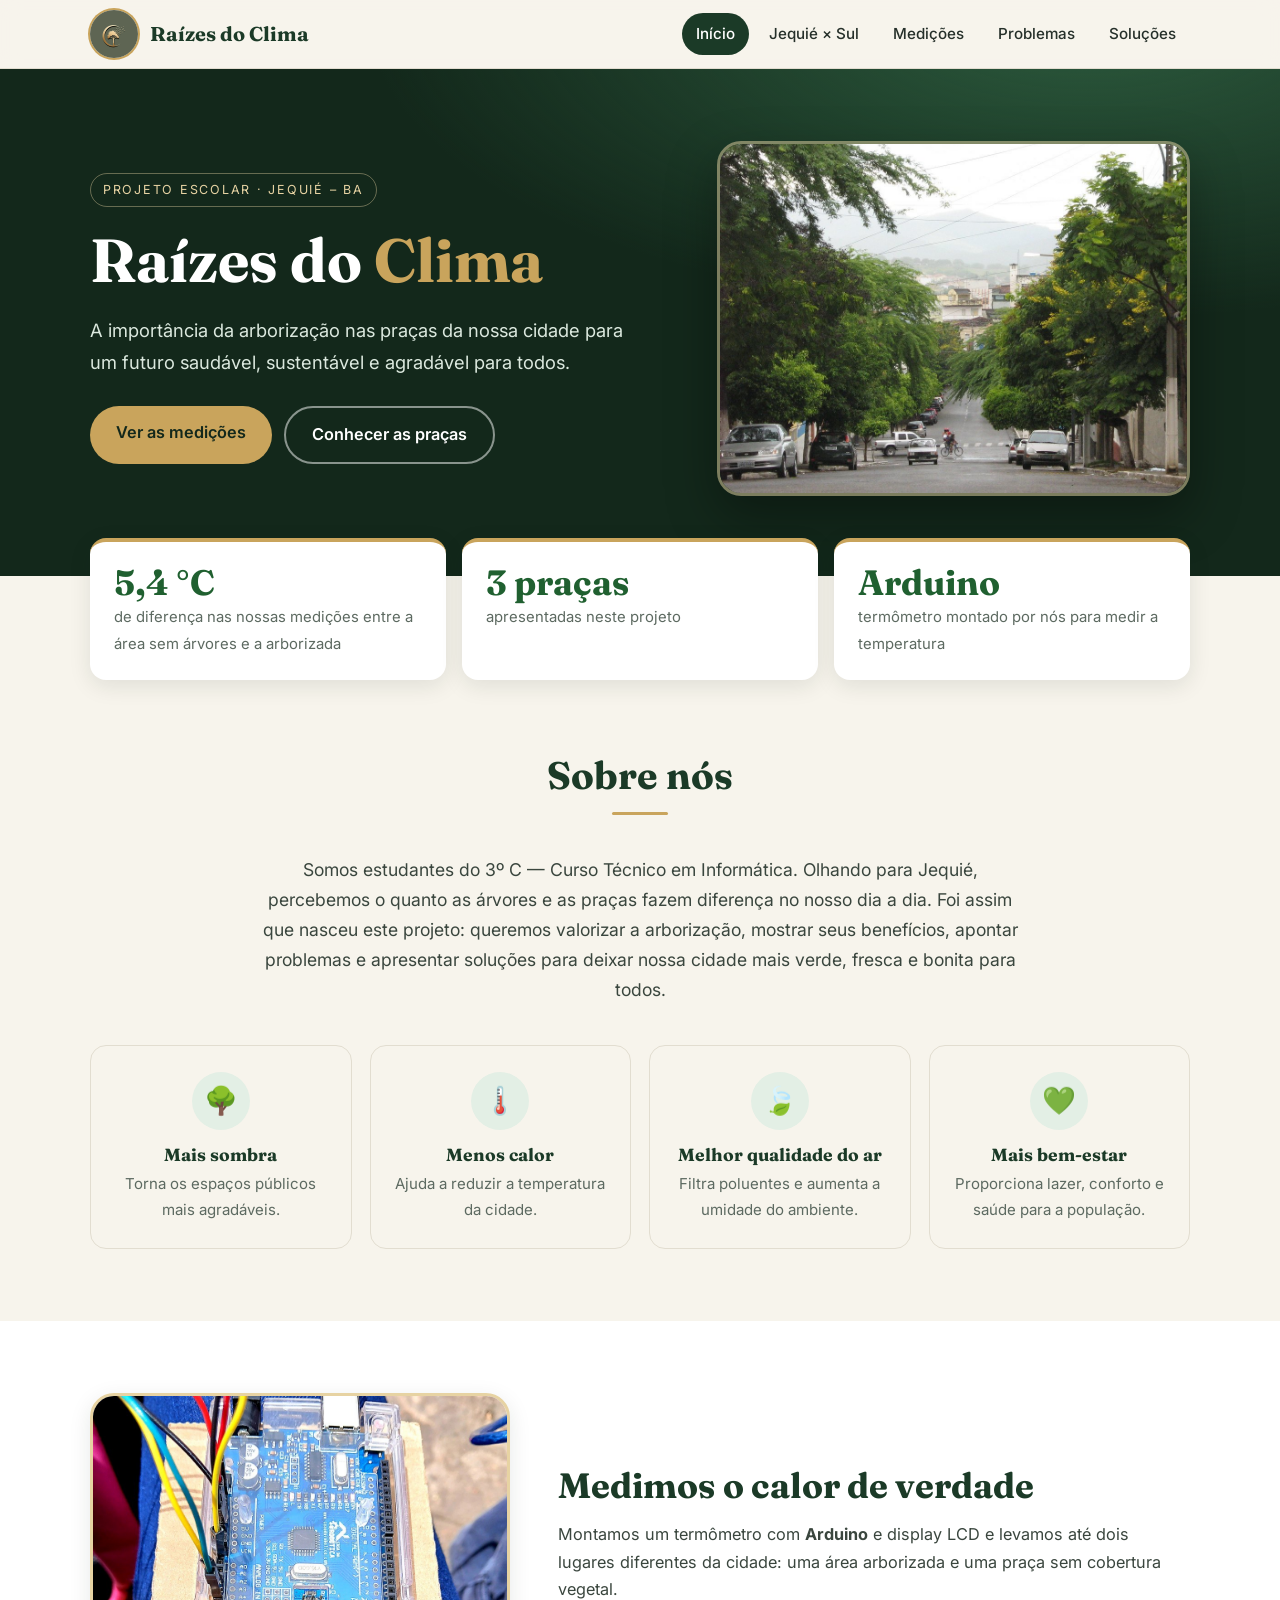
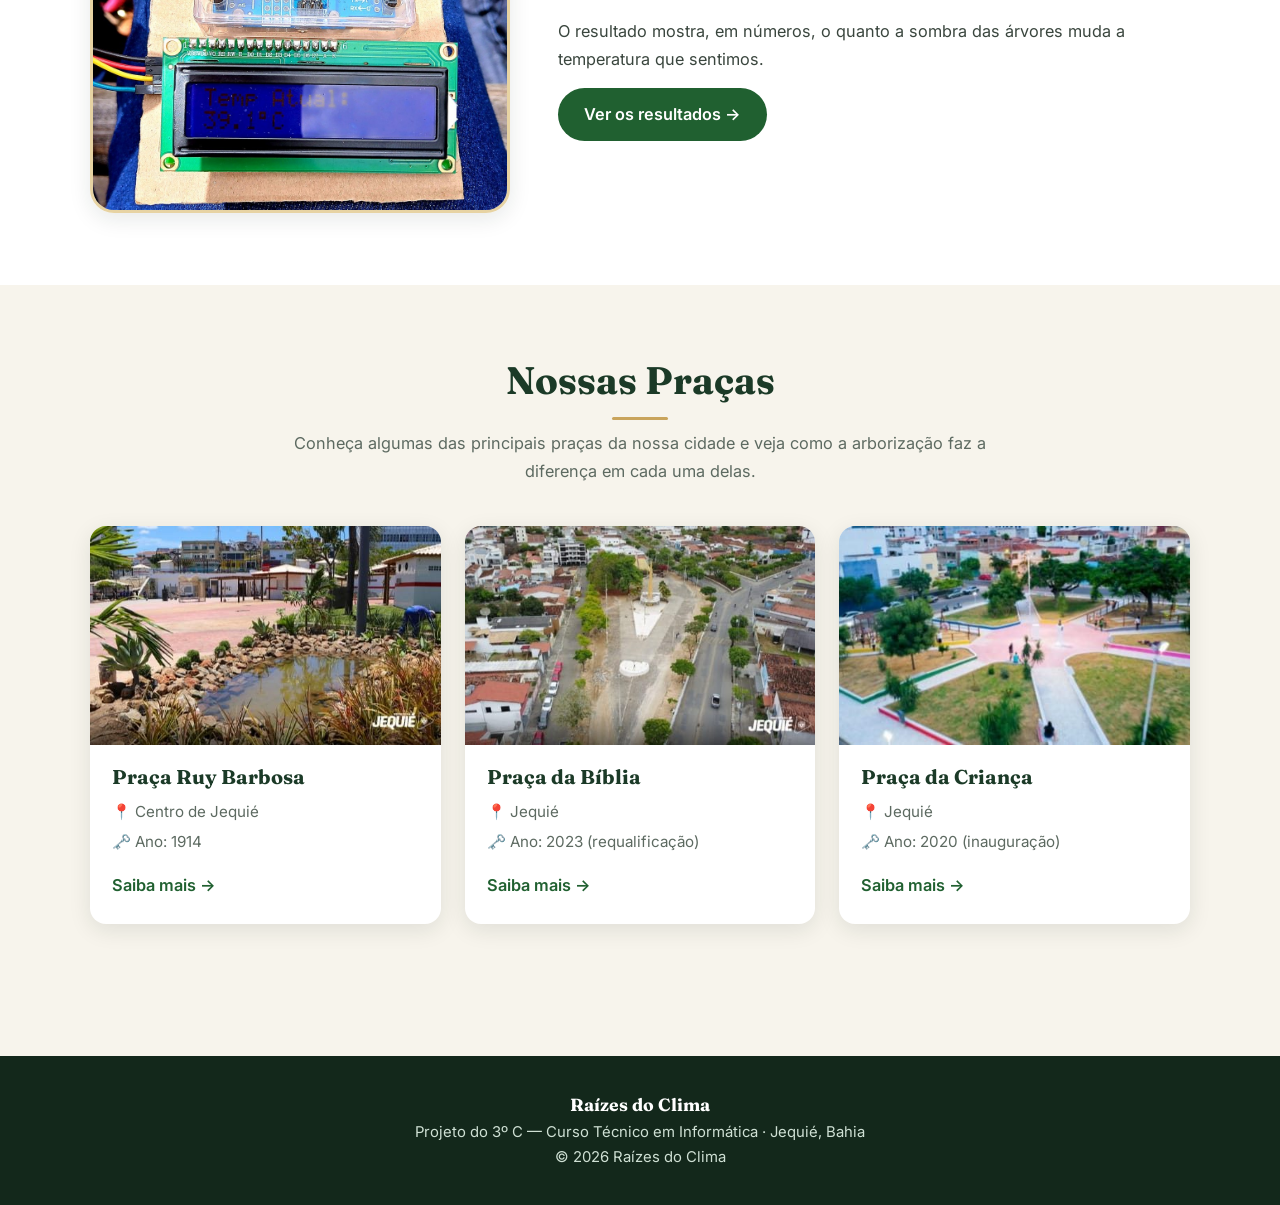
<file: index.html>
<!DOCTYPE html>
<html lang="pt-BR">
<head>
<meta charset="UTF-8">
<meta name="viewport" content="width=device-width, initial-scale=1.0">
<title>Início — Raízes do Clima</title>
<meta name="description" content="Projeto escolar sobre a importância da arborização nas praças de Jequié, Bahia, com medições de temperatura feitas com Arduino.">
<link rel="icon" type="image/png" href="favicon.png">
<link rel="preconnect" href="https://fonts.googleapis.com">
<link rel="preconnect" href="https://fonts.gstatic.com" crossorigin>
<link href="https://fonts.googleapis.com/css2?family=Fraunces:wght@600;700&family=Inter:wght@400;500;600&display=swap" rel="stylesheet">
<link rel="stylesheet" href="style.css">
</head>
<body>
<a class="pular" href="#conteudo">Pular para o conteúdo</a>
<header class="topo">
  <div class="container topo-in">
    <a class="logo" href="index.html" aria-label="Raízes do Clima — página inicial">
      <img src="Logozinha.png" alt="" class="logo-img" width="48" height="48">
      <span class="logo-nome">Raízes do Clima</span>
    </a>
    <button class="menu-btn" aria-label="Abrir menu" aria-expanded="false">☰</button>
    <nav aria-label="Principal"><ul><li><a href="index.html" aria-current="page">Início</a></li><li><a href="sul.html">Jequié × Sul</a></li><li><a href="comparacao.html">Medições</a></li><li><a href="problema.html">Problemas</a></li><li><a href="solucao.html">Soluções</a></li></ul></nav>
  </div>
</header>
<main id="conteudo">

<section class="hero">
  <div class="container hero-grid">
    <div>
      <span class="eyebrow">Projeto escolar · Jequié – BA</span>
      <h1>Raízes do <em>Clima</em></h1>
      <p class="lead">A importância da arborização nas praças da nossa cidade para um futuro saudável, sustentável e agradável para todos.</p>
      <div class="botoes">
        <a class="botao primario" href="comparacao.html">Ver as medições</a>
        <a class="botao contorno" href="#pracas">Conhecer as praças</a>
      </div>
    </div>
    <div class="hero-img"><img src="p2.2.jpg" alt="Rua de Jequié com árvores formando sombra" width="1024" height="768"></div>
  </div>
</section>

<section class="numeros" aria-label="Destaques do projeto">
  <div class="container numeros-grid">
    <div class="numero revelar"><strong>5,4 °C</strong><span>de diferença nas nossas medições entre a área sem árvores e a arborizada</span></div>
    <div class="numero revelar"><strong>3 praças</strong><span>apresentadas neste projeto</span></div>
    <div class="numero revelar"><strong>Arduino</strong><span>termômetro montado por nós para medir a temperatura</span></div>
  </div>
</section>

<section class="bloco">
  <div class="container">
    <div class="titulo-secao revelar"><h2>Sobre nós</h2></div>
    <p class="sobre revelar">Somos estudantes do 3º C — Curso Técnico em Informática. Olhando para Jequié, percebemos o quanto as árvores e as praças fazem diferença no nosso dia a dia. Foi assim que nasceu este projeto: queremos valorizar a arborização, mostrar seus benefícios, apontar problemas e apresentar soluções para deixar nossa cidade mais verde, fresca e bonita para todos.</p>
    <div class="vantagens">
      <div class="vantagem revelar"><div class="icone">🌳</div><h3>Mais sombra</h3><p>Torna os espaços públicos mais agradáveis.</p></div>
      <div class="vantagem revelar"><div class="icone">🌡️</div><h3>Menos calor</h3><p>Ajuda a reduzir a temperatura da cidade.</p></div>
      <div class="vantagem revelar"><div class="icone">🍃</div><h3>Melhor qualidade do ar</h3><p>Filtra poluentes e aumenta a umidade do ambiente.</p></div>
      <div class="vantagem revelar"><div class="icone">💚</div><h3>Mais bem-estar</h3><p>Proporciona lazer, conforto e saúde para a população.</p></div>
    </div>
  </div>
</section>

<section class="bloco claro">
  <div class="container destaque">
    <img class="revelar" src="p3.p1.jpg" alt="Termômetro feito com Arduino e display LCD mostrando 39,1 °C" width="1000" height="1000" loading="lazy">
    <div class="revelar">
      <h2>Medimos o calor de verdade</h2>
      <p>Montamos um termômetro com <strong>Arduino</strong> e display LCD e levamos até dois lugares diferentes da cidade: uma área arborizada e uma praça sem cobertura vegetal.</p>
      <p>O resultado mostra, em números, o quanto a sombra das árvores muda a temperatura que sentimos.</p>
      <a class="botao verde" href="comparacao.html">Ver os resultados →</a>
    </div>
  </div>
</section>

<section class="bloco" id="pracas">
  <div class="container">
    <div class="titulo-secao revelar"><h2>Nossas Praças</h2><p>Conheça algumas das principais praças da nossa cidade e veja como a arborização faz a diferença em cada uma delas.</p></div>
    <div class="grade-pracas">
      <article class="praca-card revelar"><img src="p1.1.jpg" alt="Praça Ruy Barbosa" loading="lazy"><div class="praca-conteudo"><h3>Praça Ruy Barbosa</h3><p>📍 Centro de Jequié</p><p>🗝️ Ano: 1914</p><a class="saiba-mais" href="https://www.charlesmeira.com.br/2018/10/a-historia-da-praca-ruy-barbosa.html?m=1" target="_blank" rel="noopener">Saiba mais →</a></div></article>
      <article class="praca-card revelar"><img src="p1.2.jpg" alt="Praça da Bíblia" loading="lazy"><div class="praca-conteudo"><h3>Praça da Bíblia</h3><p>📍 Jequié</p><p>🗝️ Ano: 2023 (requalificação)</p><a class="saiba-mais" href="https://www.jequie.ba.gov.br/obras/praca-requalificacao-da-praca-da-biblia" target="_blank" rel="noopener">Saiba mais →</a></div></article>
      <article class="praca-card revelar"><img src="p1.3.jpg" alt="Praça da Criança" loading="lazy"><div class="praca-conteudo"><h3>Praça da Criança</h3><p>📍 Jequié</p><p>🗝️ Ano: 2020 (inauguração)</p><a class="saiba-mais" href="https://www.jequie.ba.gov.br/noticias/2020/03/prefeitura-de-jequie-inaugura-praca-da-crianca" target="_blank" rel="noopener">Saiba mais →</a></div></article>
    </div>
  </div>
</section>

</main>
<footer>
  <p><strong>Raízes do Clima</strong></p>
  <p>Projeto do 3º C — Curso Técnico em Informática · Jequié, Bahia</p>
  <p>&copy; 2026 Raízes do Clima</p>
</footer>
<script src="script.js"></script>
</body>
</html>
</file>
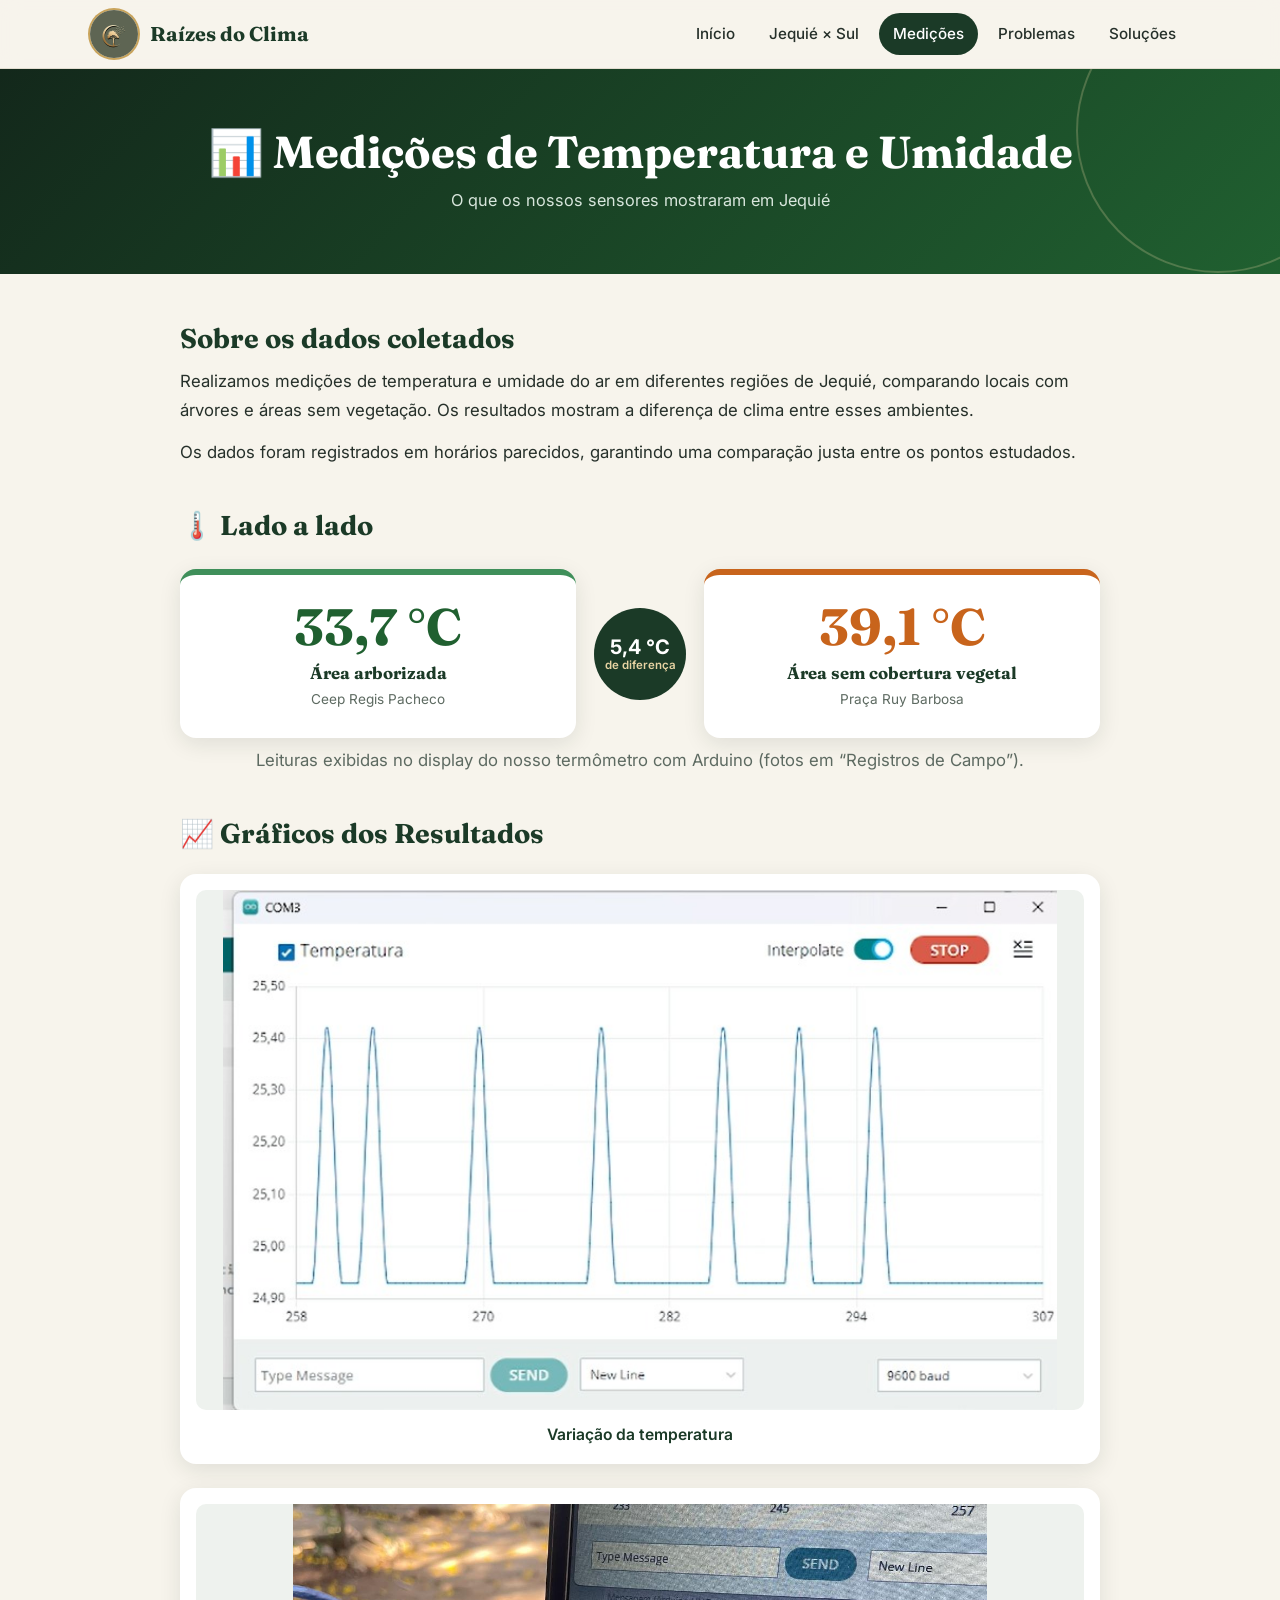
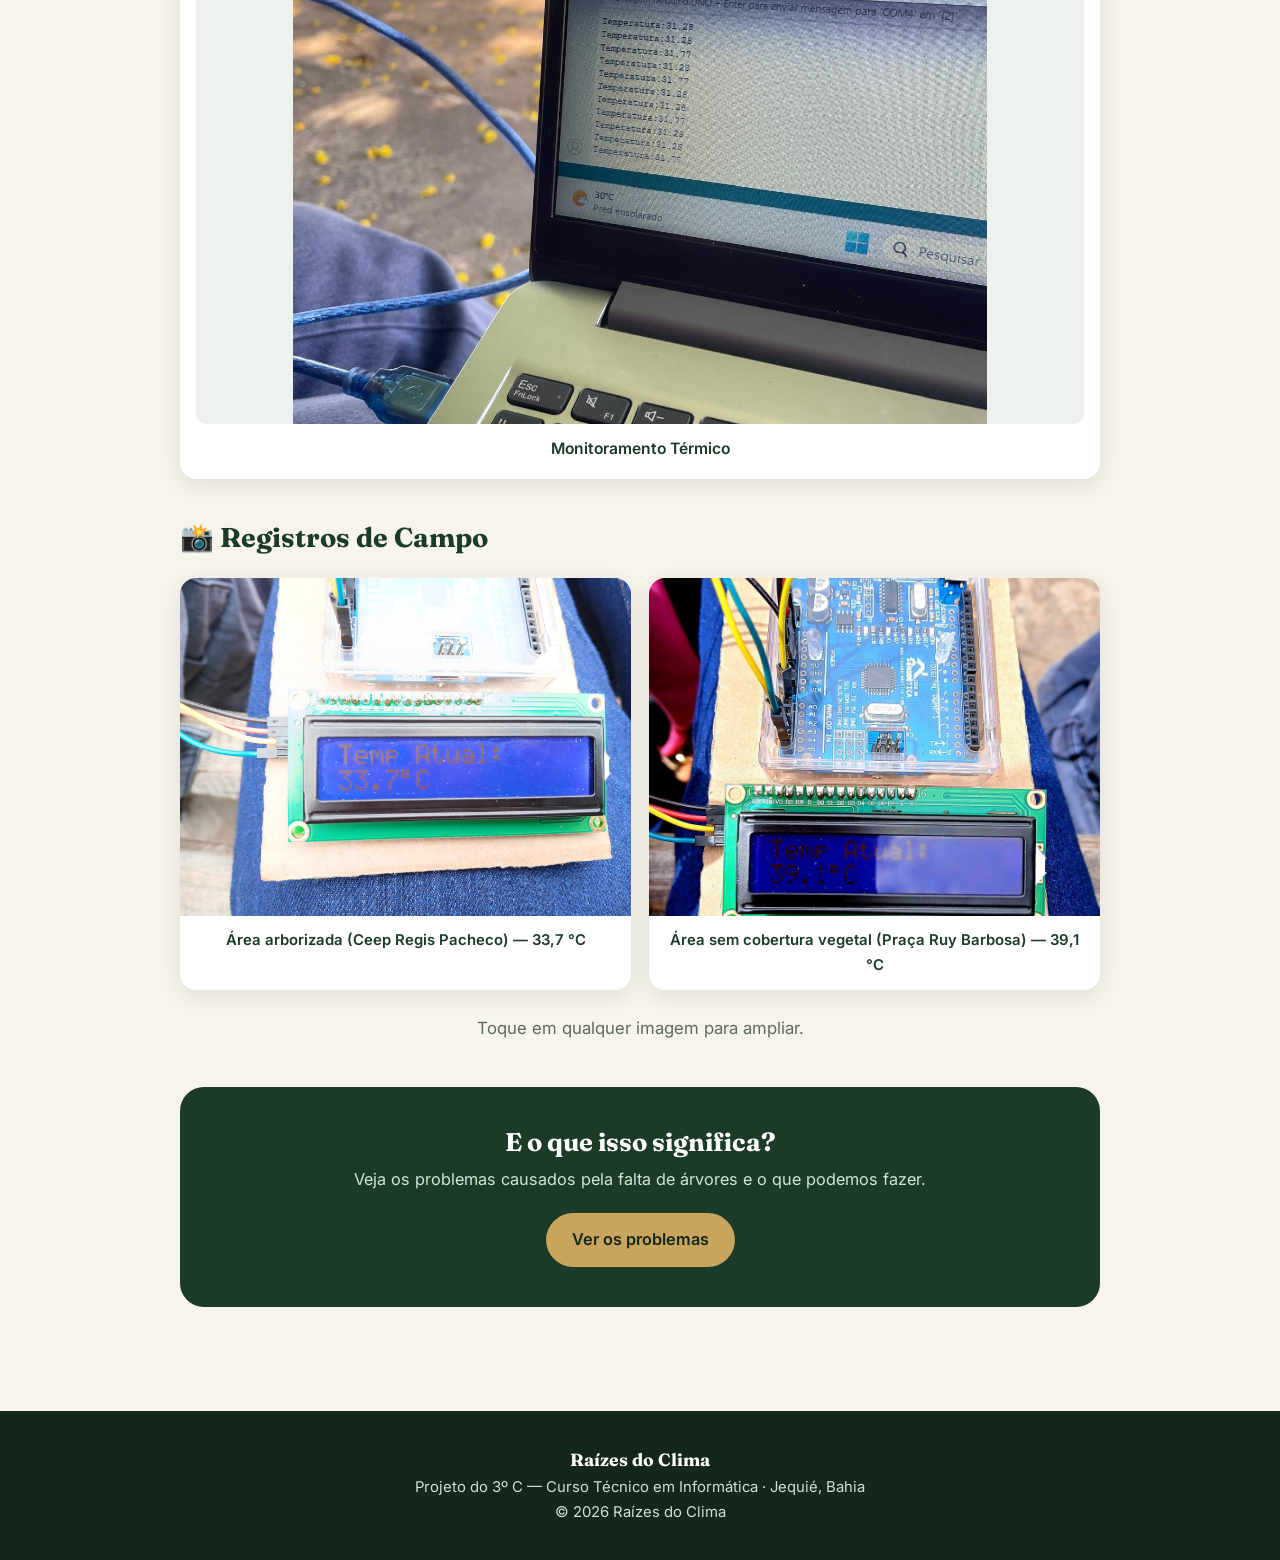
<file: comparacao.html>
<!DOCTYPE html>
<html lang="pt-BR">
<head>
<meta charset="UTF-8">
<meta name="viewport" content="width=device-width, initial-scale=1.0">
<title>Medições — Raízes do Clima</title>
<meta name="description" content="Medições de temperatura feitas com Arduino em uma área arborizada e em uma praça sem árvores em Jequié.">
<link rel="icon" type="image/png" href="favicon.png">
<link rel="preconnect" href="https://fonts.googleapis.com">
<link rel="preconnect" href="https://fonts.gstatic.com" crossorigin>
<link href="https://fonts.googleapis.com/css2?family=Fraunces:wght@600;700&family=Inter:wght@400;500;600&display=swap" rel="stylesheet">
<link rel="stylesheet" href="style.css">
</head>
<body>
<a class="pular" href="#conteudo">Pular para o conteúdo</a>
<header class="topo">
  <div class="container topo-in">
    <a class="logo" href="index.html" aria-label="Raízes do Clima — página inicial">
      <img src="Logozinha.png" alt="" class="logo-img" width="48" height="48">
      <span class="logo-nome">Raízes do Clima</span>
    </a>
    <button class="menu-btn" aria-label="Abrir menu" aria-expanded="false">☰</button>
    <nav aria-label="Principal"><ul><li><a href="index.html">Início</a></li><li><a href="sul.html">Jequié × Sul</a></li><li><a href="comparacao.html" aria-current="page">Medições</a></li><li><a href="problema.html">Problemas</a></li><li><a href="solucao.html">Soluções</a></li></ul></nav>
  </div>
</header>
<main id="conteudo">
<section class="banner-interno"><div class="container"><h1>📊 Medições de Temperatura e Umidade</h1><p>O que os nossos sensores mostraram em Jequié</p></div></section>
<div class="conteudo-pagina">
  <h2>Sobre os dados coletados</h2>
  <p>Realizamos medições de temperatura e umidade do ar em diferentes regiões de Jequié, comparando locais com árvores e áreas sem vegetação. Os resultados mostram a diferença de clima entre esses ambientes.</p>
  <p>Os dados foram registrados em horários parecidos, garantindo uma comparação justa entre os pontos estudados.</p>

  <h2>🌡️ Lado a lado</h2>
  <div class="comparador">
    <div class="leitura fresco revelar"><div class="temp">33,7 °C</div><h3>Área arborizada</h3><small>Ceep Regis Pacheco</small></div>
    <div class="vs"><b>5,4 °C</b>de diferença</div>
    <div class="leitura quente revelar"><div class="temp">39,1 °C</div><h3>Área sem cobertura vegetal</h3><small>Praça Ruy Barbosa</small></div>
  </div>
  <p class="nota">Leituras exibidas no display do nosso termômetro com Arduino (fotos em “Registros de Campo”).</p>

  <h2>📈 Gráficos dos Resultados</h2>
  <figure class="caixa-medicao revelar"><img src="p3.p3.png" alt="Gráfico de temperatura do monitor serial do Arduino" loading="lazy"><figcaption>Variação da temperatura</figcaption></figure><figure class="caixa-medicao revelar"><img src="p3.p4.jpg" alt="Notebook ligado ao Arduino exibindo as leituras de temperatura" loading="lazy"><figcaption>Monitoramento Térmico</figcaption></figure>
  <h2>📸 Registros de Campo</h2>
  <div class="galeria dois">
    <figure class="revelar"><img src="p3.p2.jpg" alt="Display do Arduino marcando 33,7 °C" loading="lazy"><figcaption>Área arborizada (Ceep Regis Pacheco) — 33,7 °C</figcaption></figure>
    <figure class="revelar"><img src="p3.p1.jpg" alt="Display do Arduino marcando 39,1 °C" loading="lazy"><figcaption>Área sem cobertura vegetal (Praça Ruy Barbosa) — 39,1 °C</figcaption></figure>
  </div>
  <p class="nota">Toque em qualquer imagem para ampliar.</p>
  <div class="cta revelar"><h2>E o que isso significa?</h2><p>Veja os problemas causados pela falta de árvores e o que podemos fazer.</p><a class="botao primario" href="problema.html">Ver os problemas</a></div>
</div>

</main>
<footer>
  <p><strong>Raízes do Clima</strong></p>
  <p>Projeto do 3º C — Curso Técnico em Informática · Jequié, Bahia</p>
  <p>&copy; 2026 Raízes do Clima</p>
</footer>
<script src="script.js"></script>
</body>
</html>
</file>
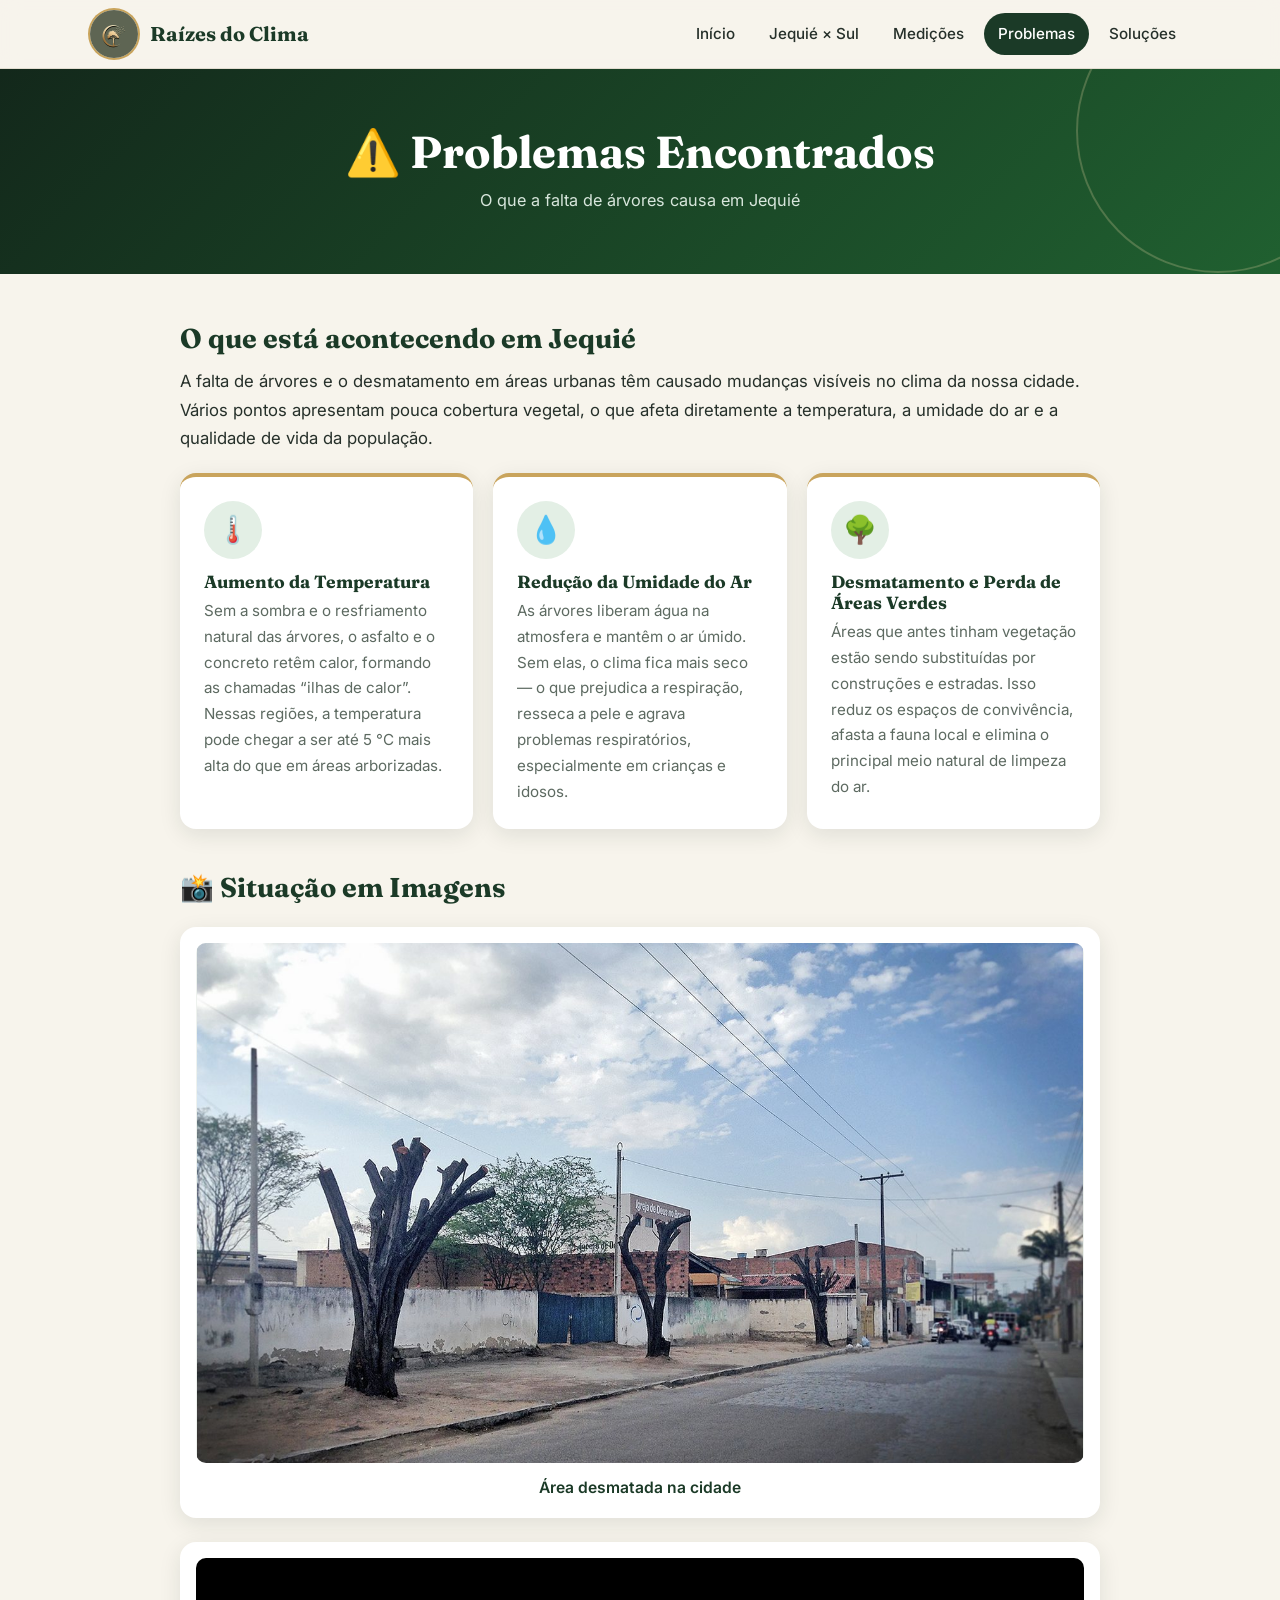
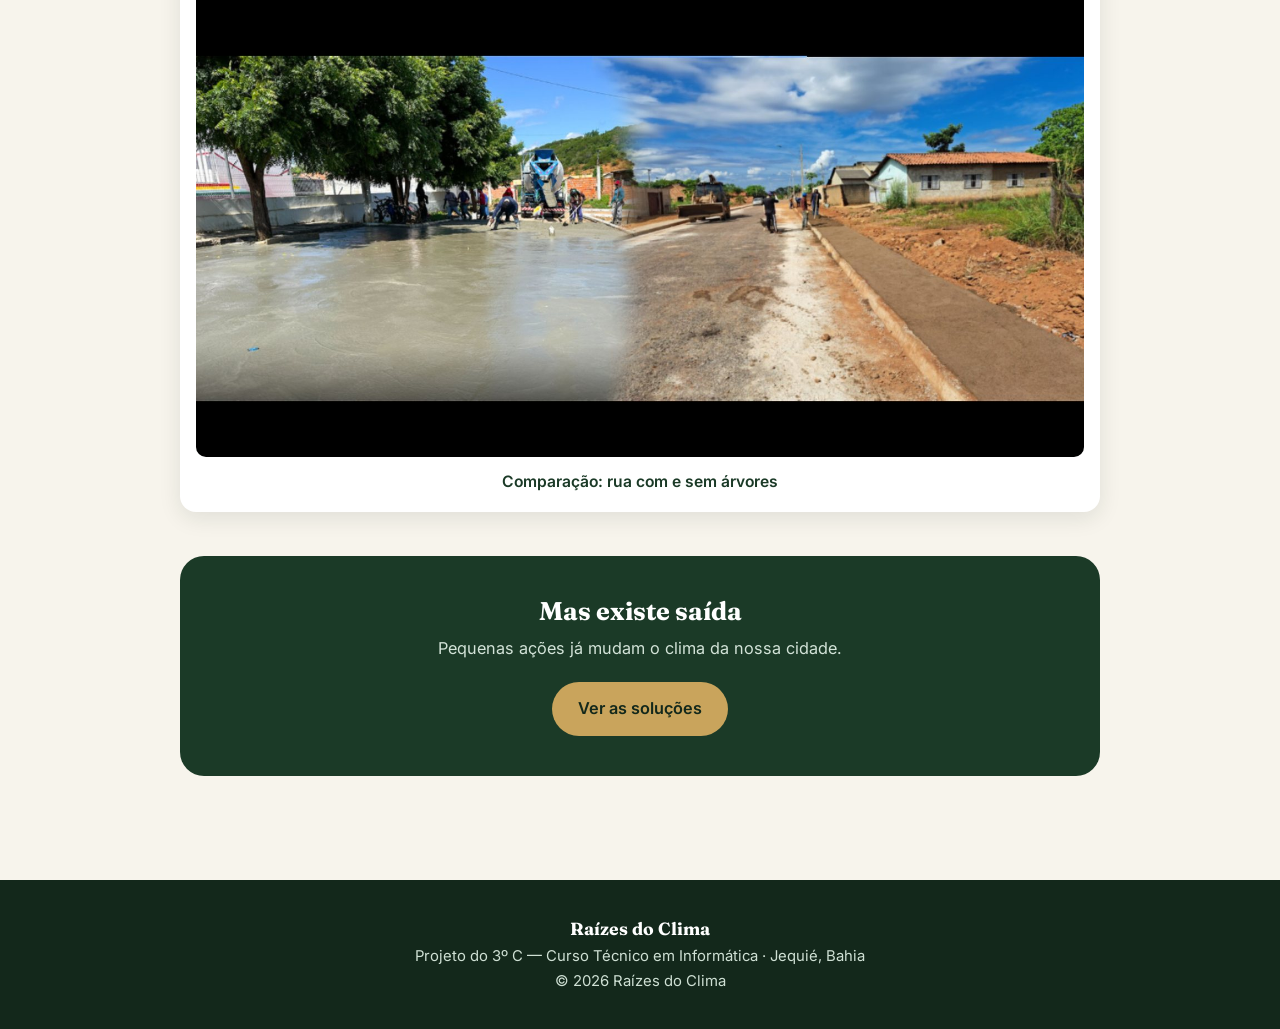
<file: problema.html>
<!DOCTYPE html>
<html lang="pt-BR">
<head>
<meta charset="UTF-8">
<meta name="viewport" content="width=device-width, initial-scale=1.0">
<title>Problemas — Raízes do Clima</title>
<meta name="description" content="Problemas causados pela falta de árvores em Jequié: calor, ar seco e perda de áreas verdes.">
<link rel="icon" type="image/png" href="favicon.png">
<link rel="preconnect" href="https://fonts.googleapis.com">
<link rel="preconnect" href="https://fonts.gstatic.com" crossorigin>
<link href="https://fonts.googleapis.com/css2?family=Fraunces:wght@600;700&family=Inter:wght@400;500;600&display=swap" rel="stylesheet">
<link rel="stylesheet" href="style.css">
</head>
<body>
<a class="pular" href="#conteudo">Pular para o conteúdo</a>
<header class="topo">
  <div class="container topo-in">
    <a class="logo" href="index.html" aria-label="Raízes do Clima — página inicial">
      <img src="Logozinha.png" alt="" class="logo-img" width="48" height="48">
      <span class="logo-nome">Raízes do Clima</span>
    </a>
    <button class="menu-btn" aria-label="Abrir menu" aria-expanded="false">☰</button>
    <nav aria-label="Principal"><ul><li><a href="index.html">Início</a></li><li><a href="sul.html">Jequié × Sul</a></li><li><a href="comparacao.html">Medições</a></li><li><a href="problema.html" aria-current="page">Problemas</a></li><li><a href="solucao.html">Soluções</a></li></ul></nav>
  </div>
</header>
<main id="conteudo">
<section class="banner-interno"><div class="container"><h1>⚠️ Problemas Encontrados</h1><p>O que a falta de árvores causa em Jequié</p></div></section>
<div class="conteudo-pagina">
  <h2>O que está acontecendo em Jequié</h2>
  <p>A falta de árvores e o desmatamento em áreas urbanas têm causado mudanças visíveis no clima da nossa cidade. Vários pontos apresentam pouca cobertura vegetal, o que afeta diretamente a temperatura, a umidade do ar e a qualidade de vida da população.</p>
  <div class="cards-3">
    <div class="card-info revelar"><div class="icone">🌡️</div><h3>Aumento da Temperatura</h3><p>Sem a sombra e o resfriamento natural das árvores, o asfalto e o concreto retêm calor, formando as chamadas “ilhas de calor”. Nessas regiões, a temperatura pode chegar a ser até 5 °C mais alta do que em áreas arborizadas.</p></div>
    <div class="card-info revelar"><div class="icone">💧</div><h3>Redução da Umidade do Ar</h3><p>As árvores liberam água na atmosfera e mantêm o ar úmido. Sem elas, o clima fica mais seco — o que prejudica a respiração, resseca a pele e agrava problemas respiratórios, especialmente em crianças e idosos.</p></div>
    <div class="card-info revelar"><div class="icone">🌳</div><h3>Desmatamento e Perda de Áreas Verdes</h3><p>Áreas que antes tinham vegetação estão sendo substituídas por construções e estradas. Isso reduz os espaços de convivência, afasta a fauna local e elimina o principal meio natural de limpeza do ar.</p></div>
  </div>
  <h2>📸 Situação em Imagens</h2>
  <figure class="caixa-medicao revelar"><img src="p4.1.jpg" alt="Área sem vegetação em uma rua de Jequié" loading="lazy"><figcaption>Área desmatada na cidade</figcaption></figure><figure class="caixa-medicao revelar"><img src="p4.2.jpg" alt="Comparação entre uma rua com árvores e uma rua sem árvores" loading="lazy"><figcaption>Comparação: rua com e sem árvores</figcaption></figure>
  <div class="cta revelar"><h2>Mas existe saída</h2><p>Pequenas ações já mudam o clima da nossa cidade.</p><a class="botao primario" href="solucao.html">Ver as soluções</a></div>
</div>

</main>
<footer>
  <p><strong>Raízes do Clima</strong></p>
  <p>Projeto do 3º C — Curso Técnico em Informática · Jequié, Bahia</p>
  <p>&copy; 2026 Raízes do Clima</p>
</footer>
<script src="script.js"></script>
</body>
</html>
</file>
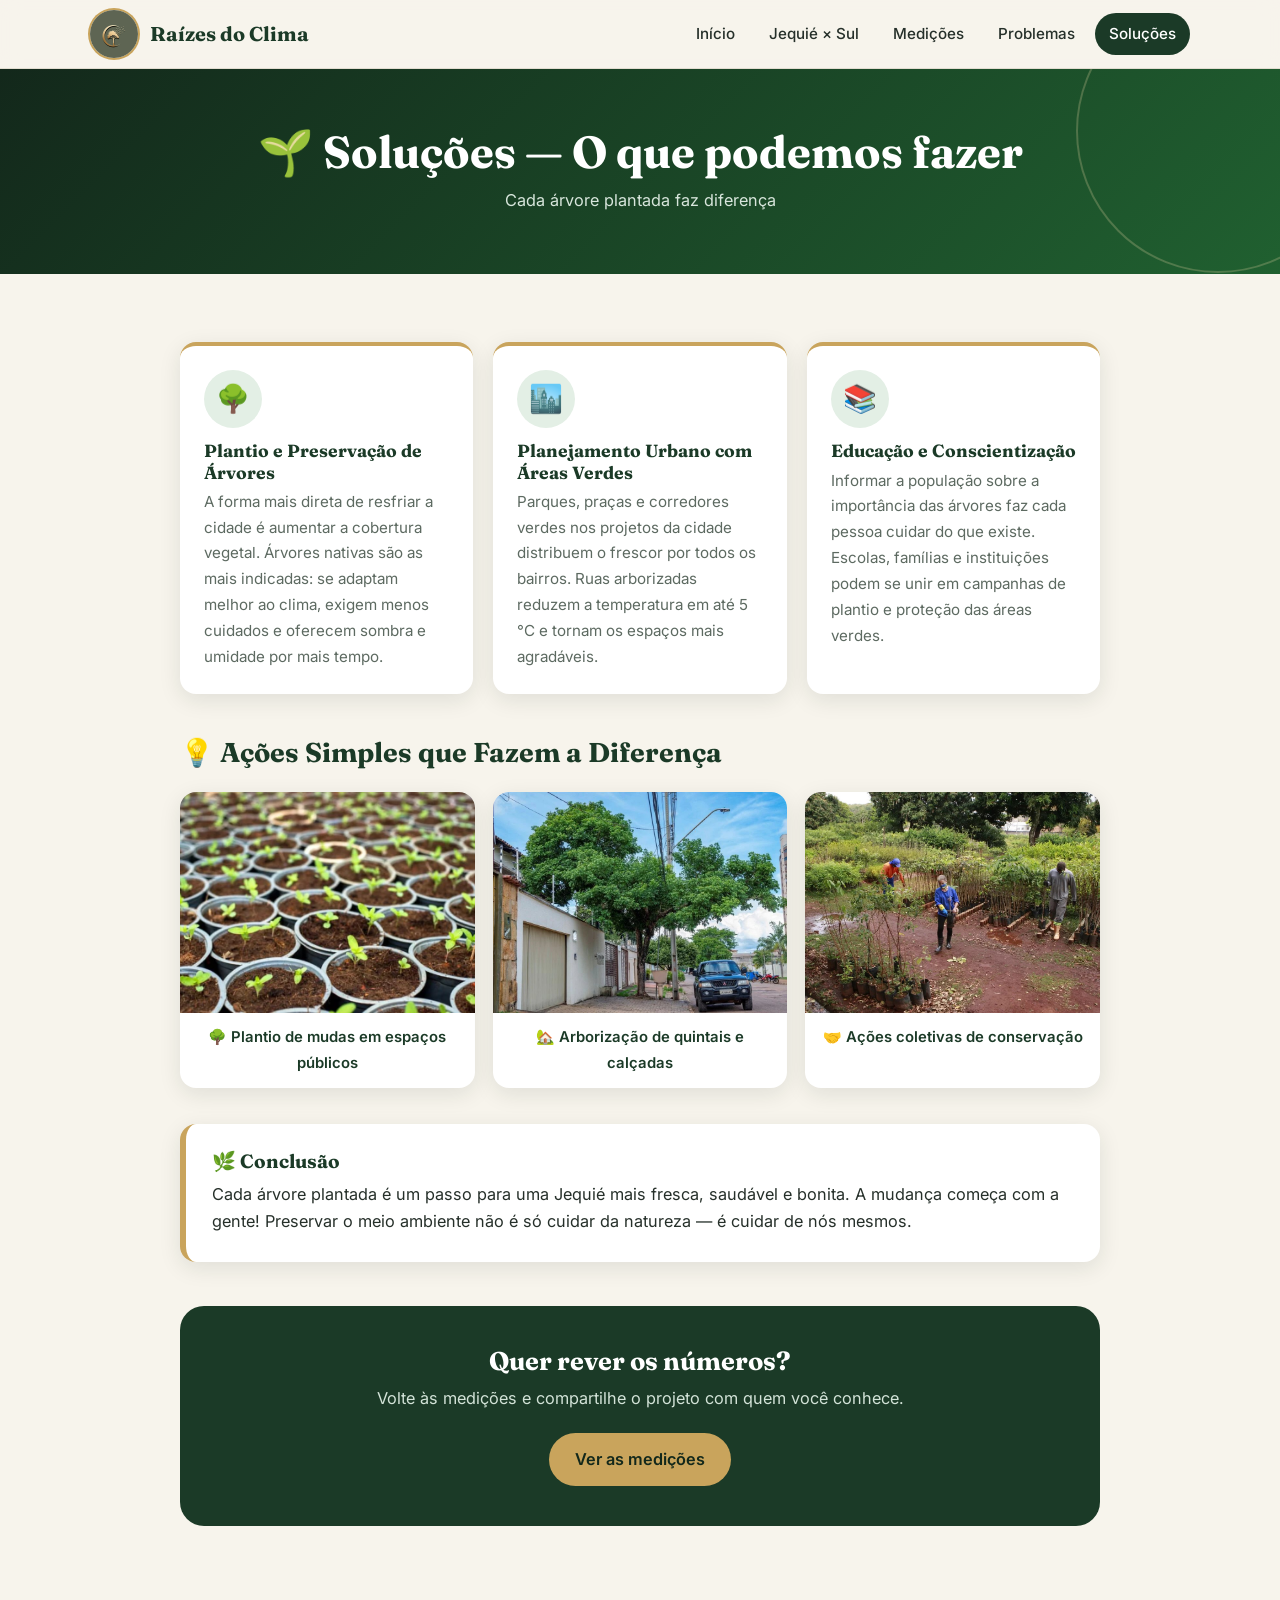
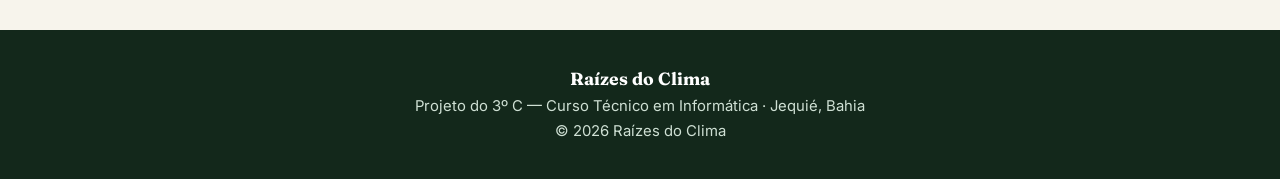
<file: solucao.html>
<!DOCTYPE html>
<html lang="pt-BR">
<head>
<meta charset="UTF-8">
<meta name="viewport" content="width=device-width, initial-scale=1.0">
<title>Soluções — Raízes do Clima</title>
<meta name="description" content="Soluções para uma Jequié mais fresca: plantio, planejamento urbano e educação ambiental.">
<link rel="icon" type="image/png" href="favicon.png">
<link rel="preconnect" href="https://fonts.googleapis.com">
<link rel="preconnect" href="https://fonts.gstatic.com" crossorigin>
<link href="https://fonts.googleapis.com/css2?family=Fraunces:wght@600;700&family=Inter:wght@400;500;600&display=swap" rel="stylesheet">
<link rel="stylesheet" href="style.css">
</head>
<body>
<a class="pular" href="#conteudo">Pular para o conteúdo</a>
<header class="topo">
  <div class="container topo-in">
    <a class="logo" href="index.html" aria-label="Raízes do Clima — página inicial">
      <img src="Logozinha.png" alt="" class="logo-img" width="48" height="48">
      <span class="logo-nome">Raízes do Clima</span>
    </a>
    <button class="menu-btn" aria-label="Abrir menu" aria-expanded="false">☰</button>
    <nav aria-label="Principal"><ul><li><a href="index.html">Início</a></li><li><a href="sul.html">Jequié × Sul</a></li><li><a href="comparacao.html">Medições</a></li><li><a href="problema.html">Problemas</a></li><li><a href="solucao.html" aria-current="page">Soluções</a></li></ul></nav>
  </div>
</header>
<main id="conteudo">
<section class="banner-interno"><div class="container"><h1>🌱 Soluções — O que podemos fazer</h1><p>Cada árvore plantada faz diferença</p></div></section>
<div class="conteudo-pagina">
  <div class="cards-3">
    <div class="card-info revelar"><div class="icone">🌳</div><h3>Plantio e Preservação de Árvores</h3><p>A forma mais direta de resfriar a cidade é aumentar a cobertura vegetal. Árvores nativas são as mais indicadas: se adaptam melhor ao clima, exigem menos cuidados e oferecem sombra e umidade por mais tempo.</p></div>
    <div class="card-info revelar"><div class="icone">🏙️</div><h3>Planejamento Urbano com Áreas Verdes</h3><p>Parques, praças e corredores verdes nos projetos da cidade distribuem o frescor por todos os bairros. Ruas arborizadas reduzem a temperatura em até 5 °C e tornam os espaços mais agradáveis.</p></div>
    <div class="card-info revelar"><div class="icone">📚</div><h3>Educação e Conscientização</h3><p>Informar a população sobre a importância das árvores faz cada pessoa cuidar do que existe. Escolas, famílias e instituições podem se unir em campanhas de plantio e proteção das áreas verdes.</p></div>
  </div>
  <h2>💡 Ações Simples que Fazem a Diferença</h2>
  <div class="galeria">
    <figure class="revelar"><img src="p5.p3.jpg" alt="Plantio de mudas" loading="lazy"><figcaption>🌳 Plantio de mudas em espaços públicos</figcaption></figure>
    <figure class="revelar"><img src="p5.p2.jpg" alt="Árvores nas calçadas" loading="lazy"><figcaption>🏡 Arborização de quintais e calçadas</figcaption></figure>
    <figure class="revelar"><img src="p5.p1.jpg" alt="Grupo cuidando de árvores" loading="lazy"><figcaption>🤝 Ações coletivas de conservação</figcaption></figure>
  </div>
  <div class="aprendizado revelar"><h3>🌿 Conclusão</h3><p>Cada árvore plantada é um passo para uma Jequié mais fresca, saudável e bonita. A mudança começa com a gente! Preservar o meio ambiente não é só cuidar da natureza — é cuidar de nós mesmos.</p></div>
  <div class="cta revelar"><h2>Quer rever os números?</h2><p>Volte às medições e compartilhe o projeto com quem você conhece.</p><a class="botao primario" href="comparacao.html">Ver as medições</a></div>
</div>

</main>
<footer>
  <p><strong>Raízes do Clima</strong></p>
  <p>Projeto do 3º C — Curso Técnico em Informática · Jequié, Bahia</p>
  <p>&copy; 2026 Raízes do Clima</p>
</footer>
<script src="script.js"></script>
</body>
</html>
</file>
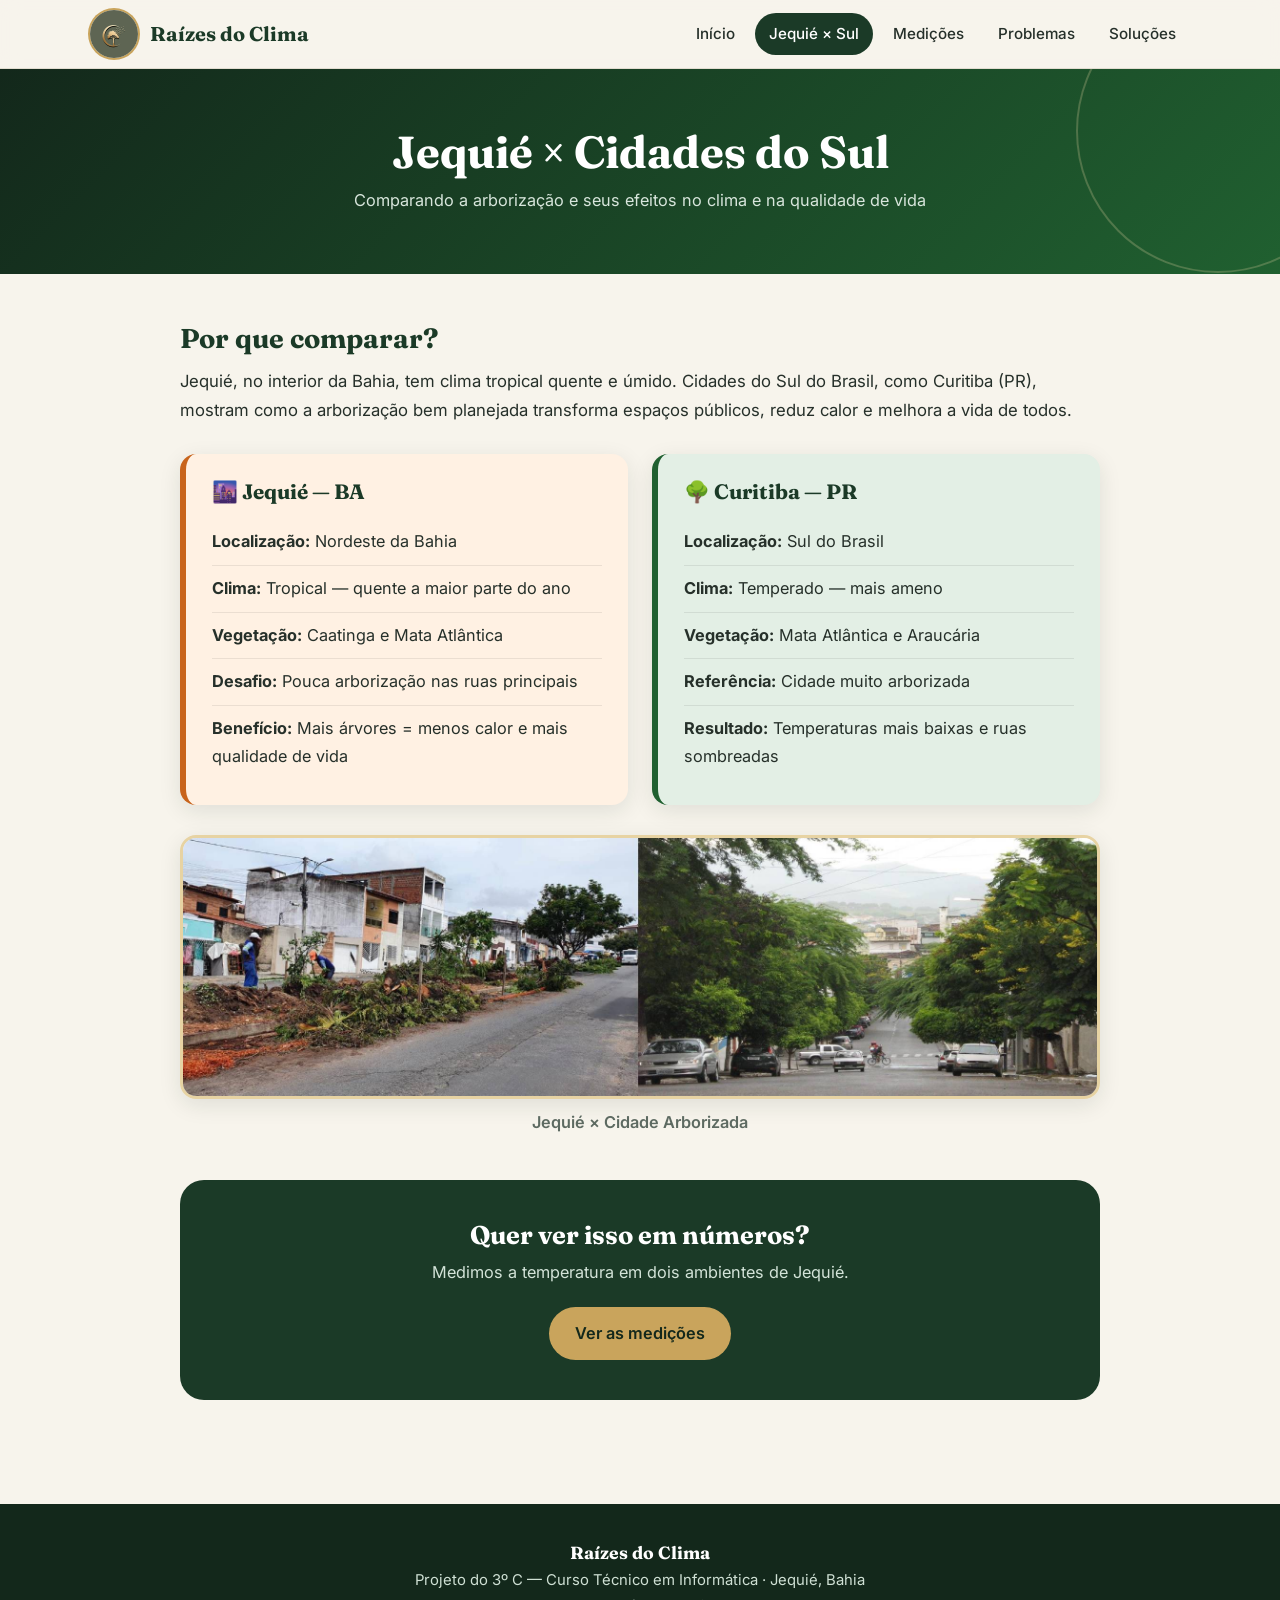
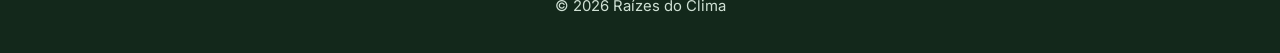
<file: sul.html>
<!DOCTYPE html>
<html lang="pt-BR">
<head>
<meta charset="UTF-8">
<meta name="viewport" content="width=device-width, initial-scale=1.0">
<title>Jequié × Sul — Raízes do Clima</title>
<meta name="description" content="Comparação entre a arborização de Jequié e de cidades do Sul do Brasil, como Curitiba.">
<link rel="icon" type="image/png" href="favicon.png">
<link rel="preconnect" href="https://fonts.googleapis.com">
<link rel="preconnect" href="https://fonts.gstatic.com" crossorigin>
<link href="https://fonts.googleapis.com/css2?family=Fraunces:wght@600;700&family=Inter:wght@400;500;600&display=swap" rel="stylesheet">
<link rel="stylesheet" href="style.css">
</head>
<body>
<a class="pular" href="#conteudo">Pular para o conteúdo</a>
<header class="topo">
  <div class="container topo-in">
    <a class="logo" href="index.html" aria-label="Raízes do Clima — página inicial">
      <img src="Logozinha.png" alt="" class="logo-img" width="48" height="48">
      <span class="logo-nome">Raízes do Clima</span>
    </a>
    <button class="menu-btn" aria-label="Abrir menu" aria-expanded="false">☰</button>
    <nav aria-label="Principal"><ul><li><a href="index.html">Início</a></li><li><a href="sul.html" aria-current="page">Jequié × Sul</a></li><li><a href="comparacao.html">Medições</a></li><li><a href="problema.html">Problemas</a></li><li><a href="solucao.html">Soluções</a></li></ul></nav>
  </div>
</header>
<main id="conteudo">
<section class="banner-interno"><div class="container"><h1>Jequié × Cidades do Sul</h1><p>Comparando a arborização e seus efeitos no clima e na qualidade de vida</p></div></section>
<div class="conteudo-pagina">
  <h2>Por que comparar?</h2>
  <p>Jequié, no interior da Bahia, tem clima tropical quente e úmido. Cidades do Sul do Brasil, como Curitiba (PR), mostram como a arborização bem planejada transforma espaços públicos, reduz calor e melhora a vida de todos.</p>
  <div class="caixa-comparacao">
    <div class="cidade jequie revelar"><h3>🌆 Jequié — BA</h3><ul>
      <li><strong>Localização:</strong> Nordeste da Bahia</li>
      <li><strong>Clima:</strong> Tropical — quente a maior parte do ano</li>
      <li><strong>Vegetação:</strong> Caatinga e Mata Atlântica</li>
      <li><strong>Desafio:</strong> Pouca arborização nas ruas principais</li>
      <li><strong>Benefício:</strong> Mais árvores = menos calor e mais qualidade de vida</li></ul></div>
    <div class="cidade curitiba revelar"><h3>🌳 Curitiba — PR</h3><ul>
      <li><strong>Localização:</strong> Sul do Brasil</li>
      <li><strong>Clima:</strong> Temperado — mais ameno</li>
      <li><strong>Vegetação:</strong> Mata Atlântica e Araucária</li>
      <li><strong>Referência:</strong> Cidade muito arborizada</li>
      <li><strong>Resultado:</strong> Temperaturas mais baixas e ruas sombreadas</li></ul></div>
  </div>
  <div class="img-unica revelar"><img src="praca.jpg" alt="Comparação entre uma rua de Jequié e uma cidade arborizada" loading="lazy"><p>Jequié × Cidade Arborizada</p></div>
  <div class="cta revelar"><h2>Quer ver isso em números?</h2><p>Medimos a temperatura em dois ambientes de Jequié.</p><a class="botao primario" href="comparacao.html">Ver as medições</a></div>
</div>

</main>
<footer>
  <p><strong>Raízes do Clima</strong></p>
  <p>Projeto do 3º C — Curso Técnico em Informática · Jequié, Bahia</p>
  <p>&copy; 2026 Raízes do Clima</p>
</footer>
<script src="script.js"></script>
</body>
</html>
</file>
<file: style.css>
/* ==========================================
   RAÍZES DO CLIMA — estilo unificado (v2)
========================================== */
:root{
  --verde-900:#13281b; --verde-800:#1b3a27; --verde-700:#206030; --verde-500:#3f8f5a; --verde-100:#e3efe5;
  --oliva:#5e6553; --ouro:#c9a45c; --ouro-claro:#e7d3a3;
  --creme:#f7f4ec; --branco:#fff; --texto:#26302a; --suave:#5d6a61; --linha:#e2ddd0;
  --quente:#c8641c; --quente-bg:#fff1e3;
  --raio:16px; --sombra:0 6px 22px rgba(19,40,27,.10);
  --serif:"Fraunces",Georgia,"Times New Roman",serif;
  --sans:"Inter",system-ui,-apple-system,"Segoe UI",Roboto,Arial,sans-serif;
}
*{margin:0;padding:0;box-sizing:border-box}
html{scroll-behavior:smooth}
body{font-family:var(--sans);color:var(--texto);background:var(--creme);line-height:1.7;font-size:1.02rem;-webkit-font-smoothing:antialiased}
img{max-width:100%;height:auto;display:block}
a{color:var(--verde-700)}
:focus-visible{outline:3px solid var(--ouro);outline-offset:3px;border-radius:4px}
.pular{position:absolute;left:-999px;top:8px;background:var(--ouro);color:#000;padding:8px 14px;border-radius:8px;z-index:100}
.pular:focus{left:8px}
h1,h2,h3{font-family:var(--serif);line-height:1.2;color:var(--verde-800);font-weight:700}
.container{width:min(1100px,100% - 40px);margin-inline:auto}

/* ---------- CABEÇALHO ---------- */
header.topo{position:sticky;top:0;z-index:50;background:rgba(247,244,236,.92);backdrop-filter:blur(10px);border-bottom:1px solid var(--linha)}
.topo-in{display:flex;align-items:center;justify-content:space-between;gap:16px;padding:10px 0}
.logo{display:flex;align-items:center;gap:12px;text-decoration:none}
.logo-img{width:48px;height:48px;border-radius:50%;object-fit:cover;box-shadow:0 0 0 2px var(--ouro)}
.logo-nome{font-family:var(--serif);font-size:1.25rem;font-weight:700;color:var(--verde-800)}
nav ul{display:flex;gap:6px;list-style:none}
nav a{display:block;padding:8px 14px;border-radius:999px;text-decoration:none;color:var(--texto);font-weight:500;font-size:.95rem;transition:background .2s,color .2s}
nav a:hover{background:var(--verde-100);color:var(--verde-700)}
nav a[aria-current="page"]{background:var(--verde-800);color:#fff}
.menu-btn{display:none;background:none;border:1px solid var(--linha);border-radius:10px;padding:8px 12px;font-size:1.3rem;cursor:pointer;color:var(--verde-800)}

/* ---------- HERO ---------- */
.hero{background:radial-gradient(1200px 500px at 85% -10%,#2c5a3d 0,transparent 60%),var(--verde-900);color:#fff;padding:72px 0 80px}
.hero-grid{display:grid;grid-template-columns:1.1fr .9fr;gap:48px;align-items:center}
.eyebrow{display:inline-block;font-size:.78rem;letter-spacing:.14em;text-transform:uppercase;color:var(--ouro-claro);border:1px solid rgba(231,211,163,.4);padding:5px 12px;border-radius:999px;margin-bottom:18px}
.hero h1{color:#fff;font-size:clamp(2.4rem,5vw,3.8rem);margin-bottom:18px}
.hero h1 em{font-style:normal;color:var(--ouro)}
.hero p.lead{font-size:1.15rem;color:#dbe8de;max-width:540px;margin-bottom:28px}
.hero-img{position:relative}
.hero-img img{width:100%;aspect-ratio:4/3;object-fit:cover;border-radius:24px;box-shadow:0 20px 50px rgba(0,0,0,.35);border:3px solid rgba(231,211,163,.5)}
.hero-img::after{content:"";position:absolute;inset:auto -14px -14px auto;width:60%;height:60%;border:2px solid var(--ouro);border-radius:24px;z-index:-1;opacity:.6}
.botoes{display:flex;flex-wrap:wrap;gap:12px}
.botao{display:inline-block;padding:13px 26px;border-radius:999px;text-decoration:none;font-weight:600;transition:transform .2s,background .2s}
.botao:hover{transform:translateY(-2px)}
.botao.primario{background:var(--ouro);color:var(--verde-900)}
.botao.primario:hover{background:var(--ouro-claro)}
.botao.contorno{border:2px solid rgba(255,255,255,.5);color:#fff}
.botao.contorno:hover{background:rgba(255,255,255,.1)}
.botao.verde{background:var(--verde-700);color:#fff}
.botao.verde:hover{background:var(--verde-800)}

/* ---------- FAIXA DE NÚMEROS ---------- */
.numeros{margin-top:-38px;position:relative;z-index:2}
.numeros-grid{display:grid;grid-template-columns:repeat(3,1fr);gap:16px}
.numero{background:var(--branco);border-radius:var(--raio);box-shadow:var(--sombra);padding:22px 24px;border-top:4px solid var(--ouro)}
.numero strong{display:block;font-family:var(--serif);font-size:2.2rem;color:var(--verde-700);line-height:1.1}
.numero span{color:var(--suave);font-size:.93rem}

/* ---------- SEÇÕES ---------- */
section.bloco{padding:72px 0}
section.bloco.claro{background:var(--branco)}
.titulo-secao{text-align:center;max-width:700px;margin:0 auto 40px}
.titulo-secao h2{font-size:clamp(1.8rem,3.4vw,2.4rem);margin-bottom:10px}
.titulo-secao p{color:var(--suave)}
.titulo-secao h2::after{content:"";display:block;width:56px;height:3px;background:var(--ouro);margin:14px auto 0;border-radius:3px}
.sobre{max-width:760px;margin:0 auto;text-align:center;font-size:1.1rem;color:#3a463e}

.vantagens{display:grid;grid-template-columns:repeat(4,1fr);gap:18px;margin-top:40px}
.vantagem{background:var(--creme);border:1px solid var(--linha);border-radius:var(--raio);padding:26px 20px;text-align:center;transition:transform .25s,box-shadow .25s}
.vantagem:hover{transform:translateY(-4px);box-shadow:var(--sombra)}
.icone{width:58px;height:58px;border-radius:50%;background:var(--verde-100);margin:0 auto 14px;display:flex;align-items:center;justify-content:center;font-size:1.7rem}
.vantagem h3{font-size:1.1rem;margin-bottom:6px}
.vantagem p{font-size:.94rem;color:var(--suave)}

/* ---------- DESTAQUE (Como medimos) ---------- */
.destaque{display:grid;grid-template-columns:420px 1fr;gap:48px;align-items:center}
.destaque img{width:100%;aspect-ratio:1/1;object-fit:cover;border-radius:24px;box-shadow:var(--sombra);border:3px solid var(--ouro-claro)}
.destaque h2{font-size:clamp(1.7rem,3vw,2.2rem);margin-bottom:14px}
.destaque p{margin-bottom:14px;color:#3a463e}

/* ---------- PRAÇAS ---------- */
.grade-pracas{display:grid;grid-template-columns:repeat(3,1fr);gap:24px}
.praca-card{background:var(--branco);border-radius:var(--raio);overflow:hidden;box-shadow:var(--sombra);display:flex;flex-direction:column;transition:transform .25s}
.praca-card:hover{transform:translateY(-5px)}
.praca-card img{width:100%;aspect-ratio:16/10;object-fit:cover}
.praca-conteudo{padding:20px 22px 24px;display:flex;flex-direction:column;gap:4px;flex:1}
.praca-conteudo h3{font-size:1.25rem;margin-bottom:6px}
.praca-conteudo p{color:var(--suave);font-size:.95rem}
.saiba-mais{margin-top:auto;padding-top:14px;font-weight:600;text-decoration:none;color:var(--verde-700)}
.saiba-mais:hover{text-decoration:underline}

/* ---------- PÁGINAS INTERNAS ---------- */
.banner-interno{background:linear-gradient(135deg,var(--verde-900),var(--verde-700));color:#fff;padding:56px 0 60px;text-align:center;position:relative;overflow:hidden}
.banner-interno::after{content:"";position:absolute;right:-80px;top:-80px;width:280px;height:280px;border-radius:50%;border:2px solid rgba(231,211,163,.25)}
.banner-interno h1{color:#fff;font-size:clamp(1.9rem,4vw,2.8rem);margin-bottom:8px;position:relative;z-index:1}
.banner-interno p{color:#d8e6dc;max-width:620px;margin:0 auto;position:relative;z-index:1}
.conteudo-pagina{width:min(920px,100% - 40px);margin:0 auto;padding:48px 0 24px}
.conteudo-pagina h2{font-size:1.7rem;margin:42px 0 12px}
.conteudo-pagina h2:first-child{margin-top:0}
.conteudo-pagina > p{margin-bottom:14px;font-size:1.05rem}

.caixa-comparacao{display:grid;grid-template-columns:1fr 1fr;gap:24px;margin:30px 0}
.cidade{padding:26px;border-radius:var(--raio);box-shadow:var(--sombra)}
.cidade h3{margin-bottom:14px;font-size:1.3rem}
.cidade ul{list-style:none}
.cidade li{padding:9px 0;border-bottom:1px solid rgba(0,0,0,.08)}
.cidade li:last-child{border:none}
.jequie{background:var(--quente-bg);border-left:6px solid var(--quente)}
.curitiba{background:var(--verde-100);border-left:6px solid var(--verde-700)}

.comparador{display:grid;grid-template-columns:1fr auto 1fr;gap:18px;align-items:stretch;margin:28px 0 8px}
.leitura{background:var(--branco);border-radius:var(--raio);box-shadow:var(--sombra);padding:26px;text-align:center}
.leitura.fresco{border-top:6px solid var(--verde-500)}
.leitura.quente{border-top:6px solid var(--quente)}
.leitura .temp{font-family:var(--serif);font-size:3.2rem;font-weight:700;line-height:1}
.leitura.fresco .temp{color:var(--verde-700)}
.leitura.quente .temp{color:var(--quente)}
.leitura h3{font-size:1.05rem;margin:10px 0 2px}
.leitura small{color:var(--suave)}
.vs{align-self:center;background:var(--verde-800);color:var(--ouro-claro);width:92px;height:92px;padding:6px;font-size:.72rem;border-radius:50%;display:flex;flex-direction:column;align-items:center;justify-content:center;font-weight:600;line-height:1.15;text-align:center}
.vs b{font-size:1.25rem;color:#fff}
.nota{font-size:.88rem;color:var(--suave);text-align:center;margin-bottom:10px}

.aprendizado{background:var(--branco);border-left:6px solid var(--ouro);padding:26px;border-radius:var(--raio);box-shadow:var(--sombra);margin:36px 0}
.aprendizado h3{margin-bottom:8px}

.cards-3{display:grid;grid-template-columns:repeat(3,1fr);gap:20px;margin:20px 0 10px}
.card-info{background:var(--branco);border-radius:var(--raio);box-shadow:var(--sombra);padding:24px;border-top:4px solid var(--ouro)}
.card-info .icone{margin:0 0 12px}
.card-info h3{font-size:1.1rem;margin-bottom:6px}
.card-info p{font-size:.95rem;color:var(--suave)}

figure.caixa-medicao{background:var(--branco);padding:16px;border-radius:var(--raio);box-shadow:var(--sombra);margin:24px 0}
figure.caixa-medicao figcaption{font-weight:600;color:var(--verde-800);margin-top:12px;text-align:center;font-size:.98rem}
figure.caixa-medicao img{width:100%;max-height:520px;object-fit:contain;border-radius:10px;background:#eef2ee;cursor:zoom-in}
.galeria{display:grid;grid-template-columns:repeat(3,1fr);gap:18px;margin:24px 0}
.galeria figure{background:var(--branco);border-radius:var(--raio);box-shadow:var(--sombra);overflow:hidden}
.galeria.dois{grid-template-columns:1fr 1fr}
.galeria img{width:100%;aspect-ratio:4/3;object-fit:cover;cursor:zoom-in}
.galeria figcaption{padding:12px 14px;font-weight:600;font-size:.93rem;text-align:center;color:var(--verde-800)}
.img-unica{margin:26px 0;text-align:center}
.img-unica img{width:100%;border-radius:var(--raio);box-shadow:var(--sombra);border:3px solid var(--ouro-claro);cursor:zoom-in}
.img-unica p{font-weight:600;color:var(--suave);margin-top:10px}

.cta{background:var(--verde-800);color:#fff;border-radius:24px;padding:40px 30px;text-align:center;margin:44px 0 20px}
.cta h2{color:#fff;margin:0 0 8px!important;font-size:1.6rem!important}
.cta p{color:#d3e3d8;margin-bottom:20px}

/* ---------- RODAPÉ ---------- */
footer{background:var(--verde-900);color:#cfe0d4;text-align:center;padding:34px 20px;margin-top:60px;font-size:.93rem}
footer strong{color:#fff;font-family:var(--serif);font-size:1.1rem}
footer a{color:var(--ouro-claro)}

/* ---------- LIGHTBOX ---------- */
.lightbox{position:fixed;inset:0;background:rgba(10,20,14,.92);display:none;align-items:center;justify-content:center;z-index:200;padding:20px;cursor:zoom-out}
.lightbox.aberto{display:flex}
.lightbox img{max-width:100%;max-height:100%;border-radius:10px}

/* ---------- ANIMAÇÃO ---------- */
.revelar{opacity:0;transform:translateY(18px);transition:opacity .6s,transform .6s}
.revelar.visivel{opacity:1;transform:none}
@media (prefers-reduced-motion:reduce){.revelar{opacity:1;transform:none;transition:none}html{scroll-behavior:auto}}

/* ---------- RESPONSIVO ---------- */
@media (max-width:900px){
  .hero-grid,.destaque{grid-template-columns:1fr}
  .hero{padding:48px 0 70px}
  .hero-img{order:-1;max-width:520px}
  .vantagens{grid-template-columns:1fr 1fr}
  .grade-pracas,.cards-3,.galeria{grid-template-columns:1fr 1fr}
  .destaque img{max-width:420px}
}
@media (max-width:700px){
  .menu-btn{display:block}
  nav{position:absolute;left:0;right:0;top:100%;background:var(--creme);border-bottom:1px solid var(--linha);display:none;padding:10px 20px 16px}
  nav.aberto{display:block}
  nav ul{flex-direction:column}
  nav a{padding:12px 14px}
  .numeros-grid,.caixa-comparacao,.grade-pracas,.cards-3,.galeria,.vantagens{grid-template-columns:1fr}
  .comparador,.galeria.dois{grid-template-columns:1fr}
  .vs{margin:0 auto}
  section.bloco{padding:52px 0}
}
</file>
